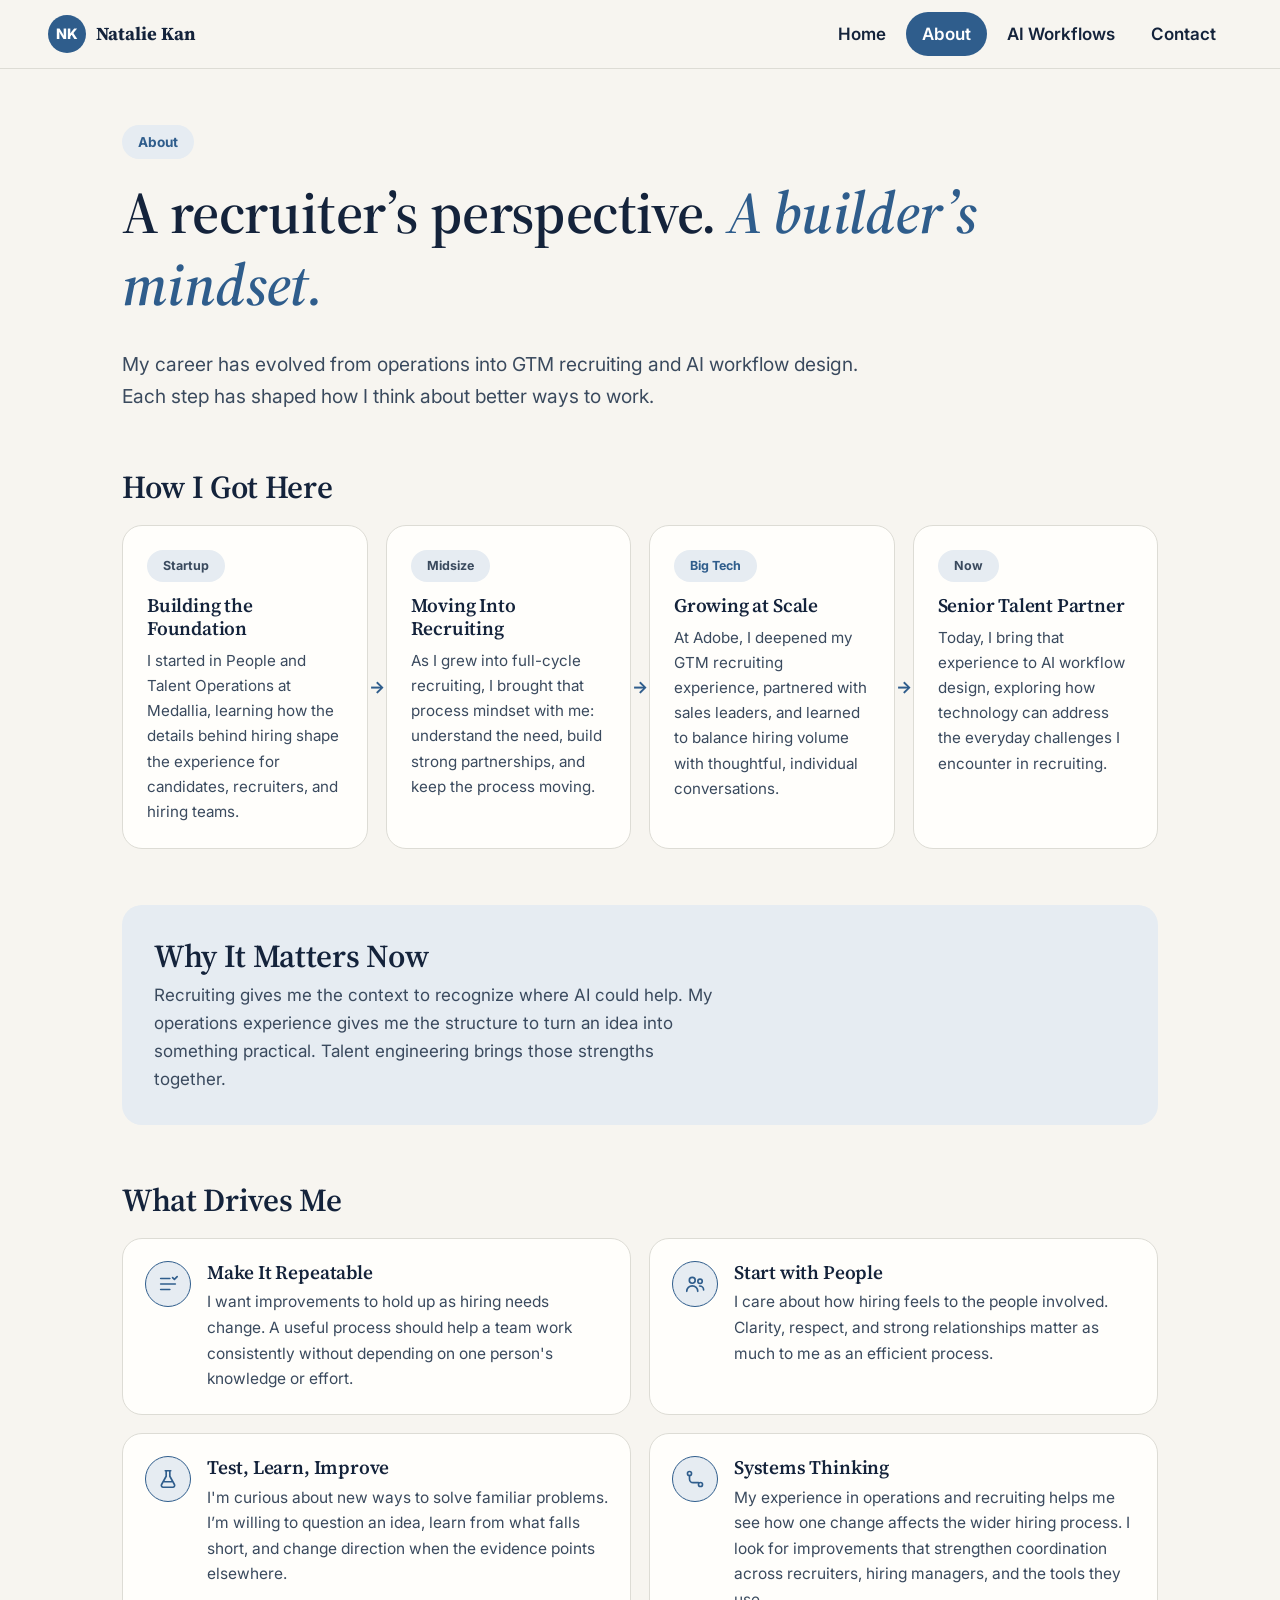
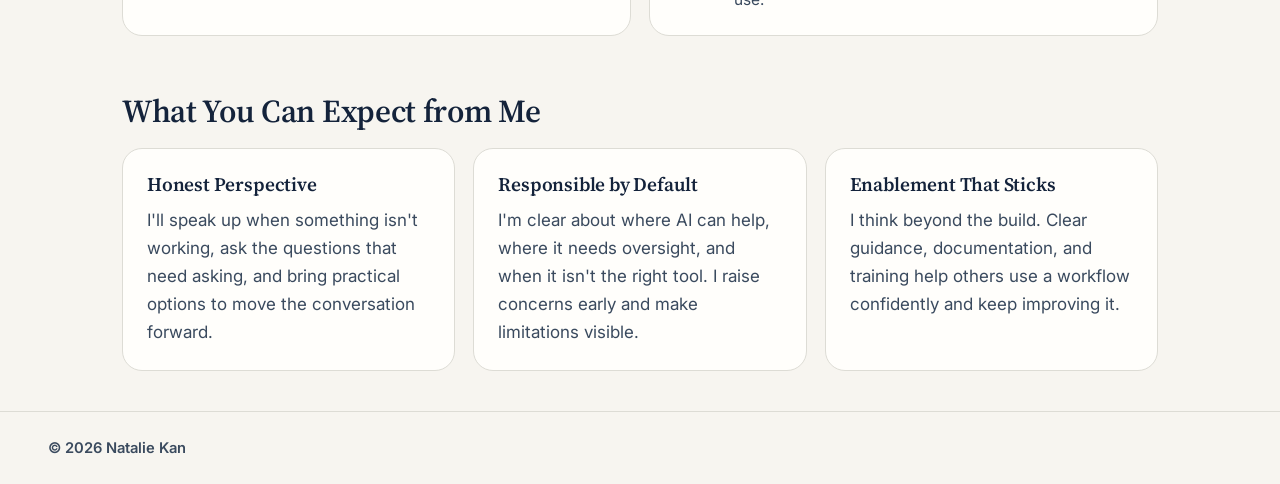
<file: about.html>
<!DOCTYPE html>
<html lang="en">
<head>
  <meta charset="utf-8">
  <meta name="viewport" content="width=device-width, initial-scale=1">
  <meta http-equiv="Content-Security-Policy" content="default-src 'none'; script-src 'sha256-a+ohD80d/8QOhUOA4mTrfms3q057b1ioPOe8fvslOIU='; style-src 'self'; img-src 'self' data:; font-src 'self' data:; connect-src 'none'; base-uri 'none'; form-action 'none'; object-src 'none'">
  <meta name="referrer" content="strict-origin-when-cross-origin">
  <title>About | Natalie Kan</title>
  <meta name="description" content="Meet Natalie Kan: a recruiter’s perspective and a builder’s mindset, with experience in operations, GTM recruiting, and AI workflow design.">
  <meta property="og:type" content="website">
  <meta property="og:title" content="About | Natalie Kan">
  <meta property="og:description" content="Meet Natalie Kan: a recruiter’s perspective and a builder’s mindset, with experience in operations, GTM recruiting, and AI workflow design.">
  <link rel="icon" href="data:image/svg+xml,%3Csvg%20xmlns%3D%22http%3A%2F%2Fwww.w3.org%2F2000%2Fsvg%22%20viewBox%3D%220%200%2064%2064%22%3E%3Crect%20width%3D%2264%22%20height%3D%2264%22%20rx%3D%2214%22%20fill%3D%22%23426B8A%22%2F%3E%3Ctext%20x%3D%2232%22%20y%3D%2243%22%20font-family%3D%22Arial%2Csans-serif%22%20font-weight%3D%22900%22%20font-size%3D%2230%22%20text-anchor%3D%22middle%22%20fill%3D%22%23FFFFFF%22%3ENK%3C%2Ftext%3E%3C%2Fsvg%3E">
  <link rel="stylesheet" href="style.css?v=blue-20261104">
</head>
<body>
  <a class="skip" href="#main">Skip to content</a>
  <header class="top">
    <a class="logo" href="index.html" data-tab="home"><span class="logo-badge">NK</span><span class="logo-text">Natalie Kan</span></a>
    <nav class="tabs" aria-label="Main">
      <a href="index.html" data-tab="home">Home</a>
      <a href="about.html" data-tab="about" aria-current="page">About</a>
      <a href="ai-workflows.html" data-tab="workflows">AI Workflows</a>
      <a href="contact.html" data-tab="contact">Contact</a>
    </nav>
  </header>
  <main id="main">
    <section id="about" class="page" data-page="about" aria-labelledby="about-h">
      <span class="sticker s-coral">About</span>
      <h1 id="about-h">A recruiter’s perspective. <span class="hl">A builder’s mindset.</span></h1>
      <p class="lead">My career has evolved from operations into GTM recruiting and AI workflow design. Each step has shaped how I think about better ways to work.</p>

      <h2 class="sec">How I Got Here</h2>
      <ol class="journey">
        <li class="card">
          <span class="sticker s-yellow">Startup</span>
          <h3>Building the Foundation</h3>
          <p>I started in People and Talent Operations at Medallia, learning how the details behind hiring shape the experience for candidates, recruiters, and hiring teams.</p>
        </li>
        <li class="card">
          <span class="sticker s-teal">Midsize</span>
          <h3>Moving Into Recruiting</h3>
          <p>As I grew into full-cycle recruiting, I brought that process mindset with me: understand the need, build strong partnerships, and keep the process moving.</p>
        </li>
        <li class="card">
          <span class="sticker s-coral">Big Tech</span>
          <h3>Growing at Scale</h3>
          <p>At Adobe, I deepened my GTM recruiting experience, partnered with sales leaders, and learned to balance hiring volume with thoughtful, individual conversations.</p>
        </li>
        <li class="card">
          <span class="sticker s-purple">Now</span>
          <h3>Senior Talent Partner</h3>
          <p>Today, I bring that experience to AI workflow design, exploring how technology can address the everyday challenges I encounter in recruiting.</p>
        </li>
      </ol>

      <div class="banner">
        <div>
          <h2>Why It Matters Now</h2>
          <p>Recruiting gives me the context to recognize where AI could help. My operations experience gives me the structure to turn an idea into something practical. Talent engineering brings those strengths together.</p>
        </div>
      </div>

      <h2 class="sec">What Drives Me</h2>
      <div class="drives">
        <article class="drive"><span class="drive-icon" aria-hidden="true"><svg viewBox="0 0 24 24" width="22" height="22" fill="none" stroke="currentColor" stroke-width="1.8" stroke-linecap="round" stroke-linejoin="round"><path d="M4 6h10M4 12h16M4 18h10"/><path d="M17 5l2 2 3-3"/></svg></span><div><h3>Make It Repeatable</h3><p>I want improvements to hold up as hiring needs change. A useful process should help a team work consistently without depending on one person's knowledge or effort.</p></div></article>
        <article class="drive"><span class="drive-icon" aria-hidden="true"><svg viewBox="0 0 24 24" width="22" height="22" fill="none" stroke="currentColor" stroke-width="1.8" stroke-linecap="round" stroke-linejoin="round"><circle cx="9" cy="8" r="3.2"/><path d="M3 20c0-3.3 2.7-6 6-6s6 2.7 6 6"/><circle cx="17.5" cy="9" r="2.4"/><path d="M17 14.2c2.4 0 4.4 1.9 4.4 4.3"/></svg></span><div><h3>Start with People</h3><p>I care about how hiring feels to the people involved. Clarity, respect, and strong relationships matter as much to me as an efficient process.</p></div></article>
        <article class="drive"><span class="drive-icon" aria-hidden="true"><svg viewBox="0 0 24 24" width="22" height="22" fill="none" stroke="currentColor" stroke-width="1.8" stroke-linecap="round" stroke-linejoin="round"><path d="M9 3h6M10 3v6l-5 9a2 2 0 0 0 1.8 3h10.4a2 2 0 0 0 1.8-3l-5-9V3"/><path d="M8 15h8"/></svg></span><div><h3>Test, Learn, Improve</h3><p>I'm curious about new ways to solve familiar problems. I’m willing to question an idea, learn from what falls short, and change direction when the evidence points elsewhere.</p></div></article>
        <article class="drive"><span class="drive-icon" aria-hidden="true"><svg viewBox="0 0 24 24" width="22" height="22" fill="none" stroke="currentColor" stroke-width="1.8" stroke-linecap="round" stroke-linejoin="round"><circle cx="6" cy="6" r="2.2"/><circle cx="18" cy="18" r="2.2"/><path d="M6 8.2V12a4 4 0 0 0 4 4h5.8"/></svg></span><div><h3>Systems Thinking</h3><p>My experience in operations and recruiting helps me see how one change affects the wider hiring process. I look for improvements that strengthen coordination across recruiters, hiring managers, and the tools they use.</p></div></article>
      </div>

      <h2 class="sec">What You Can Expect from Me</h2>
      <div class="cards three">
        <article class="card">
          <h3>Honest Perspective</h3>
          <p>I'll speak up when something isn't working, ask the questions that need asking, and bring practical options to move the conversation forward.</p>
        </article>
        <article class="card">
          <h3>Responsible by Default</h3>
          <p>I'm clear about where AI can help, where it needs oversight, and when it isn't the right tool. I raise concerns early and make limitations visible.</p>
        </article>
        <article class="card">
          <h3>Enablement That Sticks</h3>
          <p>I think beyond the build. Clear guidance, documentation, and training help others use a workflow confidently and keep improving it.</p>
        </article>
      </div>
    </section>
  </main>
  <footer class="foot">
    <span>© <span id="yr">2026</span> Natalie Kan</span>
  </footer>
  <script>(function () {
  'use strict';
  var year = document.getElementById('yr');
  if (year) { year.textContent = String(new Date().getFullYear()); }
  var dialog = document.getElementById('sample-dialog');
  if (!dialog) { return; }
  var fullImage = dialog.querySelector('.sample-dialog-image');
  var title = document.getElementById('sample-dialog-title');
  document.querySelectorAll('.wf-preview-link').forEach(function (button) {
    button.addEventListener('click', function () {
      var image = button.querySelector('img');
      fullImage.src = image.src;
      fullImage.alt = image.alt;
      title.textContent = button.closest('.wf').querySelector('h2').textContent;
      dialog.showModal();
    });
  });
  dialog.querySelector('.sample-dialog-close').addEventListener('click', function () { dialog.close(); });
  dialog.addEventListener('click', function (event) { if (event.target === dialog) { dialog.close(); } });
})();</script>
</body>
</html>
</file>
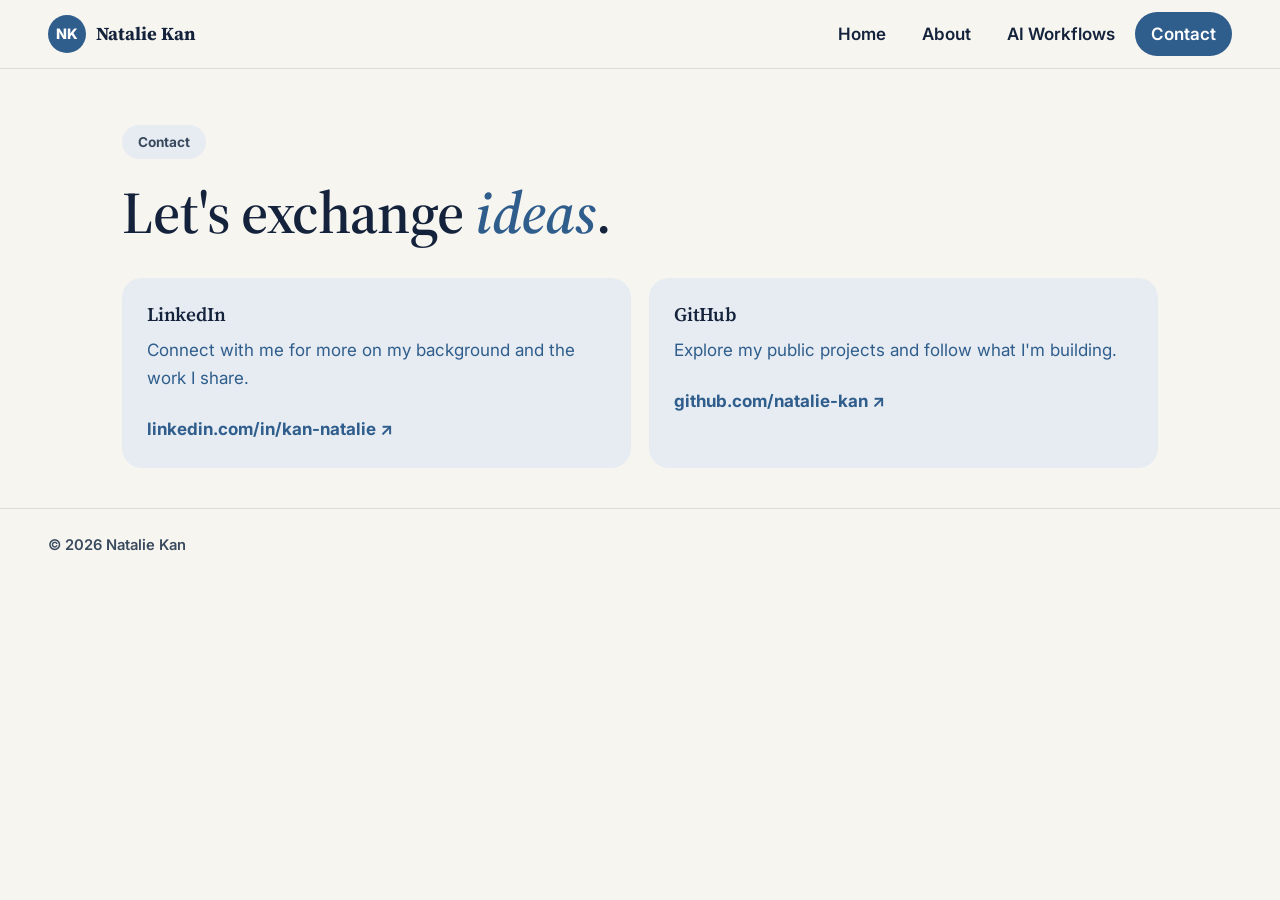
<file: contact.html>
<!DOCTYPE html>
<html lang="en">
<head>
  <meta charset="utf-8">
  <meta name="viewport" content="width=device-width, initial-scale=1">
  <meta http-equiv="Content-Security-Policy" content="default-src 'none'; script-src 'sha256-a+ohD80d/8QOhUOA4mTrfms3q057b1ioPOe8fvslOIU='; style-src 'self'; img-src 'self' data:; font-src 'self' data:; connect-src 'none'; base-uri 'none'; form-action 'none'; object-src 'none'">
  <meta name="referrer" content="strict-origin-when-cross-origin">
  <title>Contact | Natalie Kan</title>
  <meta name="description" content="Connect with Natalie Kan on LinkedIn or explore her public projects on GitHub.">
  <meta property="og:type" content="website">
  <meta property="og:title" content="Contact | Natalie Kan">
  <meta property="og:description" content="Connect with Natalie Kan on LinkedIn or explore her public projects on GitHub.">
  <link rel="icon" href="data:image/svg+xml,%3Csvg%20xmlns%3D%22http%3A%2F%2Fwww.w3.org%2F2000%2Fsvg%22%20viewBox%3D%220%200%2064%2064%22%3E%3Crect%20width%3D%2264%22%20height%3D%2264%22%20rx%3D%2214%22%20fill%3D%22%23426B8A%22%2F%3E%3Ctext%20x%3D%2232%22%20y%3D%2243%22%20font-family%3D%22Arial%2Csans-serif%22%20font-weight%3D%22900%22%20font-size%3D%2230%22%20text-anchor%3D%22middle%22%20fill%3D%22%23FFFFFF%22%3ENK%3C%2Ftext%3E%3C%2Fsvg%3E">
  <link rel="stylesheet" href="style.css?v=blue-20261104">
</head>
<body>
  <a class="skip" href="#main">Skip to content</a>
  <header class="top">
    <a class="logo" href="index.html" data-tab="home"><span class="logo-badge">NK</span><span class="logo-text">Natalie Kan</span></a>
    <nav class="tabs" aria-label="Main">
      <a href="index.html" data-tab="home">Home</a>
      <a href="about.html" data-tab="about">About</a>
      <a href="ai-workflows.html" data-tab="workflows">AI Workflows</a>
      <a href="contact.html" data-tab="contact" aria-current="page">Contact</a>
    </nav>
  </header>
  <main id="main">
    <section id="contact" class="page" data-page="contact" aria-labelledby="contact-h">
      <span class="sticker s-purple">Contact</span>
      <h1 id="contact-h">Let's exchange <span class="hl">ideas</span>.</h1>

      <div class="cards two">
        <a class="card link-card c-yellow" href="https://www.linkedin.com/in/kan-natalie/" rel="noopener noreferrer" target="_blank">
          <h3>LinkedIn</h3>
          <p>Connect with me for more on my background and the work I share.</p>
          <span class="go">linkedin.com/in/kan-natalie ↗</span>
        </a>
        <a class="card link-card c-coral" href="https://github.com/natalie-kan" rel="noopener noreferrer" target="_blank">
          <h3>GitHub</h3>
          <p>Explore my public projects and follow what I'm building.</p>
          <span class="go">github.com/natalie-kan ↗</span>
        </a>
      </div>
    </section>
  </main>
  <footer class="foot">
    <span>© <span id="yr">2026</span> Natalie Kan</span>
  </footer>
  <script>(function () {
  'use strict';
  var year = document.getElementById('yr');
  if (year) { year.textContent = String(new Date().getFullYear()); }
  var dialog = document.getElementById('sample-dialog');
  if (!dialog) { return; }
  var fullImage = dialog.querySelector('.sample-dialog-image');
  var title = document.getElementById('sample-dialog-title');
  document.querySelectorAll('.wf-preview-link').forEach(function (button) {
    button.addEventListener('click', function () {
      var image = button.querySelector('img');
      fullImage.src = image.src;
      fullImage.alt = image.alt;
      title.textContent = button.closest('.wf').querySelector('h2').textContent;
      dialog.showModal();
    });
  });
  dialog.querySelector('.sample-dialog-close').addEventListener('click', function () { dialog.close(); });
  dialog.addEventListener('click', function (event) { if (event.target === dialog) { dialog.close(); } });
})();</script>
</body>
</html>
</file>
